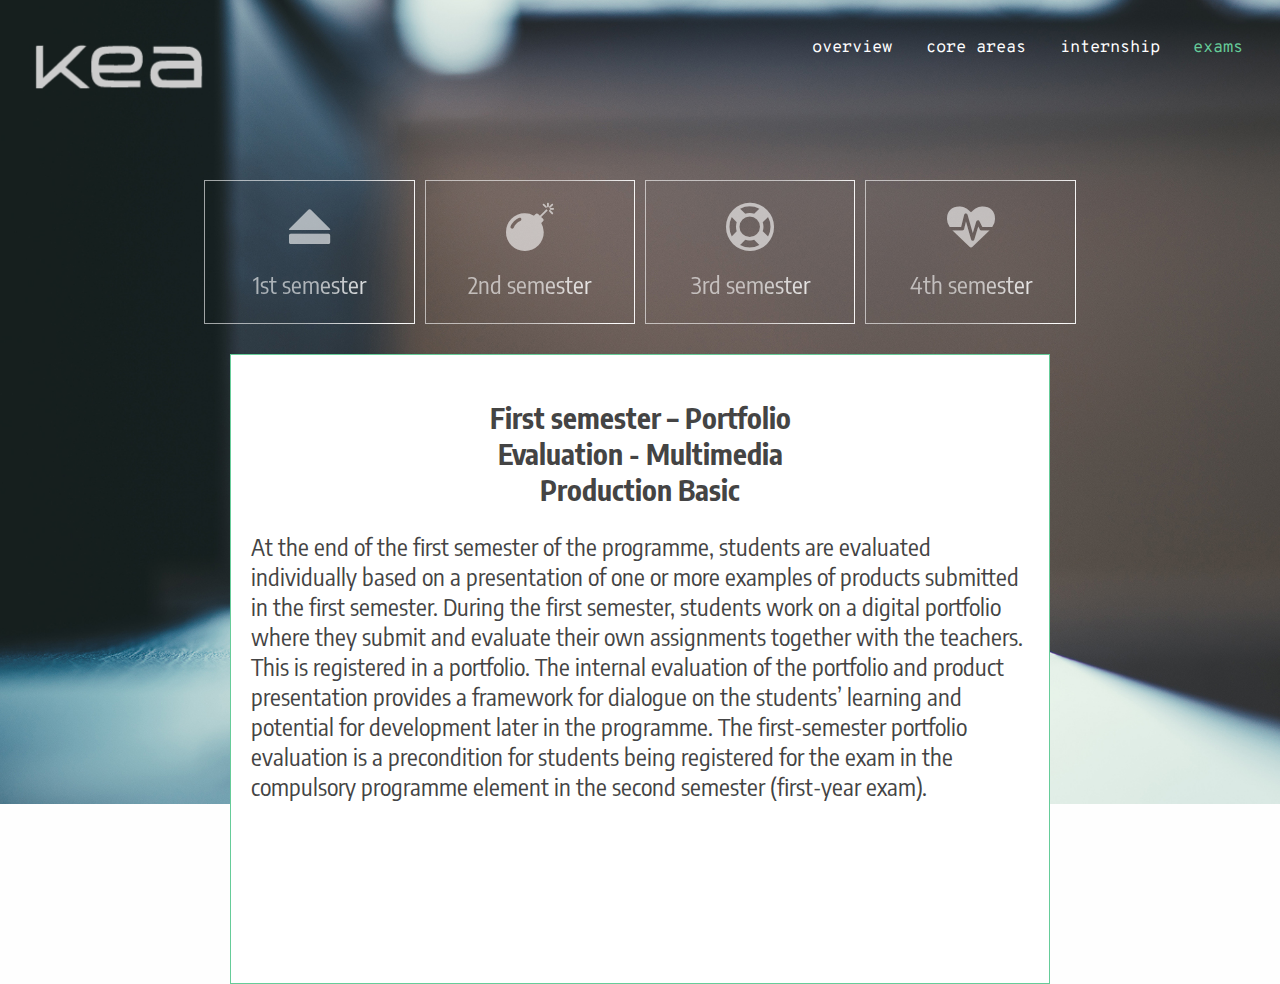
<file: 1st.html>
<!DOCTYPE html>
<html lang="">

<head>
    <meta charset="utf-8">
    <meta name="viewport" content="width=device-width, initial-scale=1.0">
    <title>1st semester</title>
    <link rel="stylesheet" href="css/style.css">
    <link href="https://fonts.googleapis.com/css?family=Encode+Sans+Condensed|Overpass+Mono" rel="stylesheet">
    <link rel="stylesheet" href="font-awesome-4.7.0/css/font-awesome.min.css">
</head>

<body class="first-semester">
    <main>


        <div class="wrapper">
            <header class="header">
                <!--                <article class="content">-->
                <label for="m">&#9776;</label>
                <nav id="navbar">
                    <input type="checkbox" id="m">
                    <a href="exams.html" class="active_menulink">exams</a>
                    <a href="internship.html">internship</a>
                    <a href="coreareas.html">core areas</a>
                    <a href="overview.html">overview</a>
                    <a href="index.html" id="logo"><img id="logo" src="img/logo_kea_white.png"></a>
                </nav>
                <!--                </article>-->
            </header>

            <div class="exams-grid">

                <a href="1st.html">
                    <div class="panel effect-shine active_menulink" id="business-panel">
                        <i class="fa fa-eject fa-2x" aria-hidden="true"></i>
                        <p>1st semester</p>
                    </div>
                </a>
                <a href="2nd.html">
                    <div class="panel effect-shine" id="communication-panel">
                        <i class="fa fa-bomb fa-2x" aria-hidden="true"></i>
                        <p>2nd semester</p>
                    </div>
                </a>
                <a href="3rd.html">
                    <div class="panel effect-shine" id="design-panel">
                        <i class="fa fa-life-ring fa-2x" aria-hidden="true"></i>

                        <p>3rd semester</p>
                    </div>
                </a>
                <a href="4th.html">
                    <div class="panel effect-shine" id="coding-panel">
                        <i class="fa fa-heartbeat fa-2x" aria-hidden="true"></i>
                        <p>4th semester</p>
                    </div>
                </a>

            </div>

            <div class="exam">
                <h2>First semester – Portfolio Evaluation - Multimedia Production Basic </h2>
                <p>At the end of the first semester of the programme, students are evaluated individually based on a presentation of one or more examples of products submitted in the first semester. During the first semester, students work on a digital portfolio where they submit and evaluate their own assignments together with the teachers. This is registered in a portfolio. The internal evaluation of the portfolio and product presentation provides a framework for dialogue on the students’ learning and potential for development later in the programme. The first-semester portfolio evaluation is a precondition for students being registered for the exam in the compulsory programme element in the second semester (first-year exam).
                </p>
            </div>
        </div>
    </main>



    <script src=""></script>
</body>

</html>
</file>
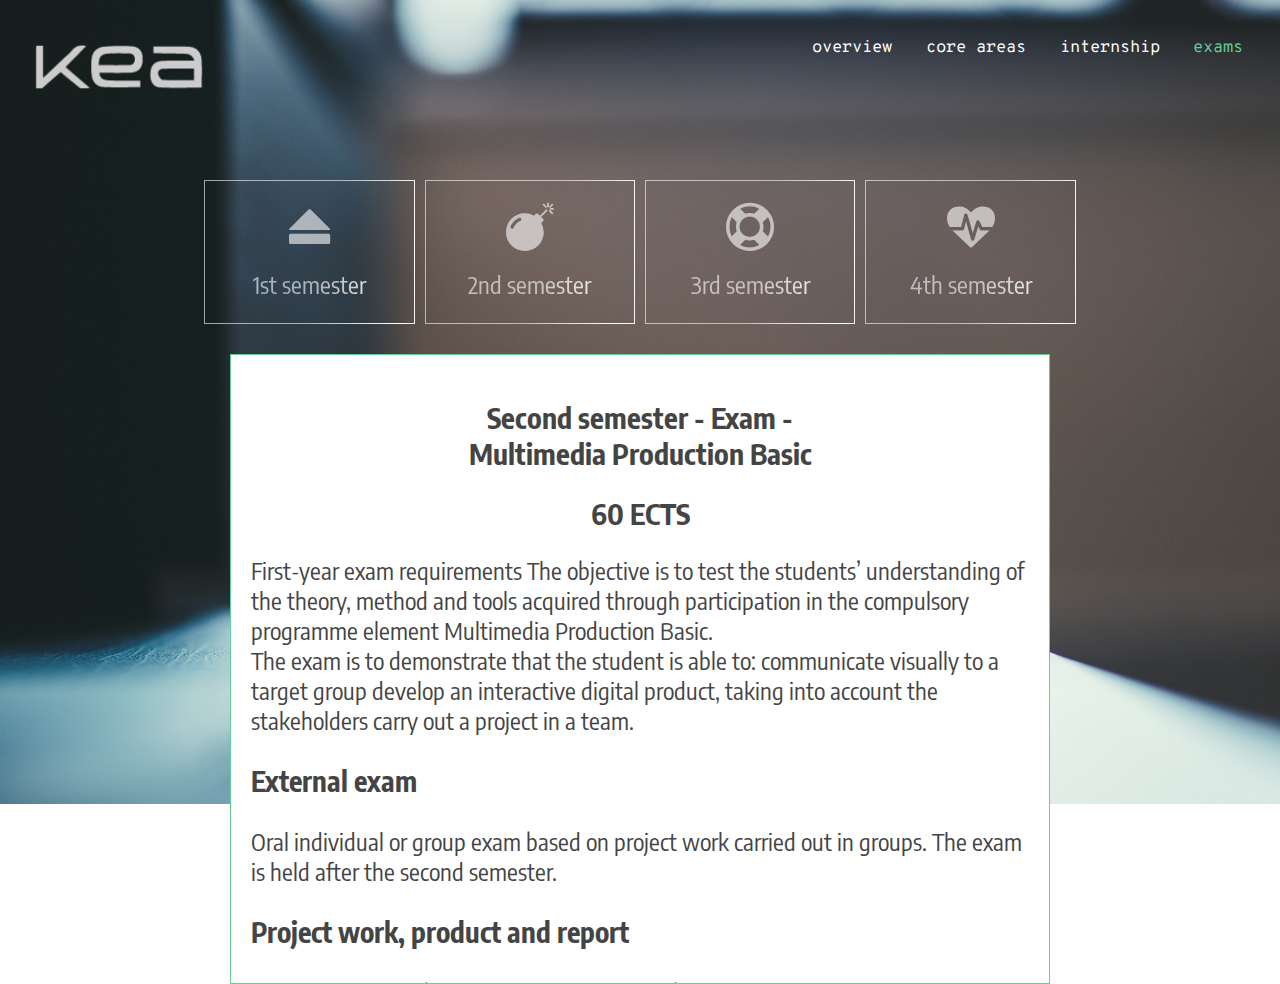
<file: 2nd.html>
<!DOCTYPE html>
<html lang="">

<head>
    <meta charset="utf-8">
    <meta name="viewport" content="width=device-width, initial-scale=1.0">
    <title>2nd semester</title>
    <link rel="stylesheet" href="css/style.css">
    <link href="https://fonts.googleapis.com/css?family=Encode+Sans+Condensed|Overpass+Mono" rel="stylesheet">
    <link rel="stylesheet" href="font-awesome-4.7.0/css/font-awesome.min.css">
</head>

<body class="second-semester">
    <main>


        <div class="wrapper">
            <header class="header">
                <!--                <article class="content">-->
                <label for="m">&#9776;</label>
                <nav id="navbar">
                    <input type="checkbox" id="m">
                    <a href="exams.html" class="active_menulink">exams</a>
                    <a href="internship.html">internship</a>
                    <a href="coreareas.html">core areas</a>
                    <a href="overview.html">overview</a>
                    <a href="index.html" id="logo"><img id="logo" src="img/logo_kea_white.png"></a>
                </nav>
                <!--                </article>-->
            </header>

            <div class="exams-grid">

                <a href="1st.html">
                    <div class="panel effect-shine active_menulink" id="business-panel">
                        <i class="fa fa-eject fa-2x" aria-hidden="true"></i>
                        <p>1st semester</p>
                    </div>
                </a>
                <a href="2nd.html">
                    <div class="panel effect-shine" id="communication-panel">
                        <i class="fa fa-bomb fa-2x" aria-hidden="true"></i>
                        <p>2nd semester</p>
                    </div>
                </a>
                <a href="3rd.html">
                    <div class="panel effect-shine" id="design-panel">
                        <i class="fa fa-life-ring fa-2x" aria-hidden="true"></i>

                        <p>3rd semester</p>
                    </div>
                </a>
                <a href="4th.html">
                    <div class="panel effect-shine" id="coding-panel">
                        <i class="fa fa-heartbeat fa-2x" aria-hidden="true"></i>
                        <p>4th semester</p>
                    </div>
                </a>

            </div>

            <div class="exam">
                <h2>Second semester - Exam - Multimedia Production Basic
                </h2>
                <h2>60 ECTS</h2>
                <p>First-year exam requirements The objective is to test the students’ understanding of the theory, method and tools acquired through participation in the compulsory programme element Multimedia Production Basic. <br> The exam is to demonstrate that the student is able to: communicate visually to a target group develop an interactive digital product, taking into account the stakeholders carry out a project in a team.
                </p>

                <h3>External exam
                </h3>
                <p>Oral individual or group exam based on project work carried out in groups. The exam is held after the second semester.</p>
                <h3>Project work, product and report
                </h3>
                <p>Project work must be interdisciplinary and problem-oriented, resulting in a functioning digital prototype and a report documenting the development work and the product.
                    <br><br>A detailed description of the project requirements can be found on the learning platform for the Multimedia Design and Communication programme and is intended to ensure that essential areas in the first year of study are broadly combined. The project description sets out the requirements regarding group size, product scope and process documentation. It is made available to the students, examiner and co-examiner.
                    <br>Students must submit a functioning digital prototype and a project report. The report may not exceed 10 standard pages, plus 8 standard pages per group member. Front page, table of contents, bibliography and appendices are not included in the maximum number of pages.
                    <br>A standard page is 2,400 characters with spaces and footnotes. In connection with group reports, the individual student’s contribution must be clearly stated
                </p>

                <h2>Exam</h2>
                <p>The exam covers the core areas of the compulsory programme element in the first year of study with focus on product, report and process. The exam consists of three elements:
                </p>
                <ol>
                    <li>Presentation </li>
                    <li>Examination</li>
                    <li>Grading and feedback</li>
                </ol>
                <h3>Re-exam</h3>
                <p>Students who fail the first exam attempt are offered two more attempts. The re-exam is held immediately after the beginning of the following semester. The extent of the re-exam is based on an academic assessment of the reason for the need for a re-exam. The purpose of the re-exam is the same as for the ordinary exam.
                </p>
            </div>
        </div>
    </main>



    <script src=""></script>
</body>

</html>
</file>
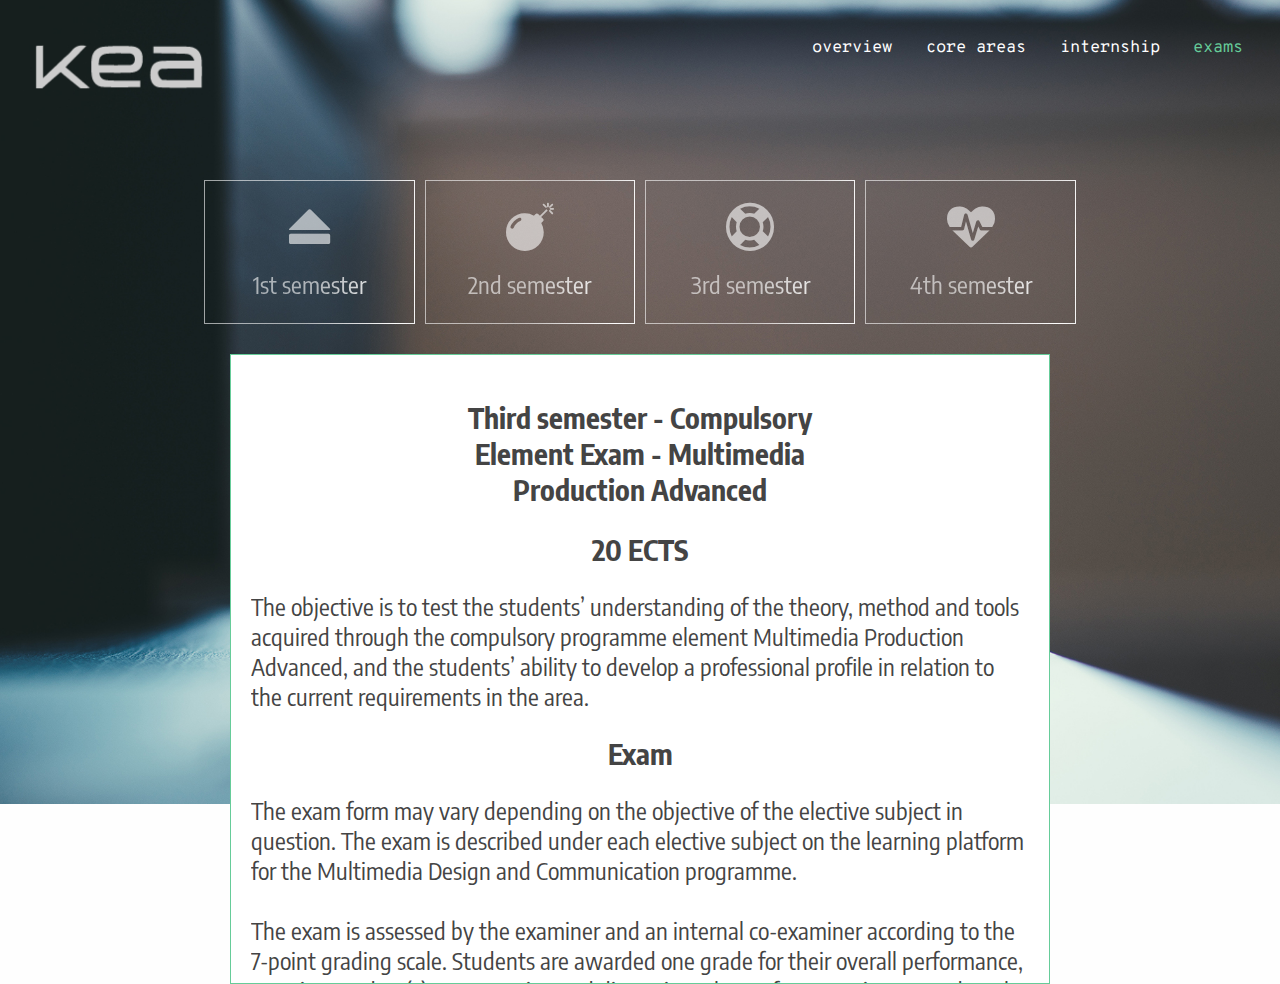
<file: 3rd.html>
<!DOCTYPE html>
<html lang="">

<head>
    <meta charset="utf-8">
    <meta name="viewport" content="width=device-width, initial-scale=1.0">
    <title>3rd semester</title>
    <link rel="stylesheet" href="css/style.css">
    <link href="https://fonts.googleapis.com/css?family=Encode+Sans+Condensed|Overpass+Mono" rel="stylesheet">
    <link rel="stylesheet" href="font-awesome-4.7.0/css/font-awesome.min.css">
</head>

<body class="third-semester">
    <main>


        <div class="wrapper">
            <header class="header">
                <!--                <article class="content">-->
                <label for="m">&#9776;</label>
                <nav id="navbar">
                    <input type="checkbox" id="m">
                    <a href="exams.html" class="active_menulink">exams</a>
                    <a href="internship.html">internship</a>
                    <a href="coreareas.html">core areas</a>
                    <a href="overview.html">overview</a>
                    <a href="index.html" id="logo"><img id="logo" src="img/logo_kea_white.png"></a>
                </nav>
                <!--                </article>-->
            </header>

            <div class="exams-grid">

                <a href="1st.html">
                    <div class="panel effect-shine active_menulink" id="business-panel">
                        <i class="fa fa-eject fa-2x" aria-hidden="true"></i>
                        <p>1st semester</p>
                    </div>
                </a>
                <a href="2nd.html">
                    <div class="panel effect-shine" id="communication-panel">
                        <i class="fa fa-bomb fa-2x" aria-hidden="true"></i>
                        <p>2nd semester</p>
                    </div>
                </a>
                <a href="3rd.html">
                    <div class="panel effect-shine" id="design-panel">
                        <i class="fa fa-life-ring fa-2x" aria-hidden="true"></i>

                        <p>3rd semester</p>
                    </div>
                </a>
                <a href="4th.html">
                    <div class="panel effect-shine" id="coding-panel">
                        <i class="fa fa-heartbeat fa-2x" aria-hidden="true"></i>
                        <p>4th semester</p>
                    </div>
                </a>

            </div>

            <div class="exam">
                <h2>Third semester - Compulsory Element Exam - Multimedia Production Advanced</h2>
                <h2>20 ECTS</h2>
                <p>The objective is to test the students’ understanding of the theory, method and tools acquired through the compulsory programme element Multimedia Production Advanced, and the students’ ability to develop a professional profile in relation to the current requirements in the area.
                </p>

                <h2>Exam</h2>
                <p>The exam form may vary depending on the objective of the elective subject in question. The exam is described under each elective subject on the learning platform for the Multimedia Design and Communication programme.
                    <br><br>The exam is assessed by the examiner and an internal co-examiner according to the 7-point grading scale. Students are awarded one grade for their overall performance, covering product(s), presentation and discussion. The performance is assessed on the basis of whether the students have understood the elective subject goals and learning objectives, as described in the electives catalogue, and how they are presented.</p>
                <h3>Re-exam</h3>
                <p>Students who fail the first exam attempt are offered two more attempts. The re-exam is held immediately before or at the beginning of the following semester. The extent of the re-exam is based on an academic assessment of the reason for the need for a reexam. The purpose of the re-exam is the same as for the ordinary exam.
                </p>
            </div>
        </div>
    </main>



    <script src=""></script>
</body>

</html>
</file>
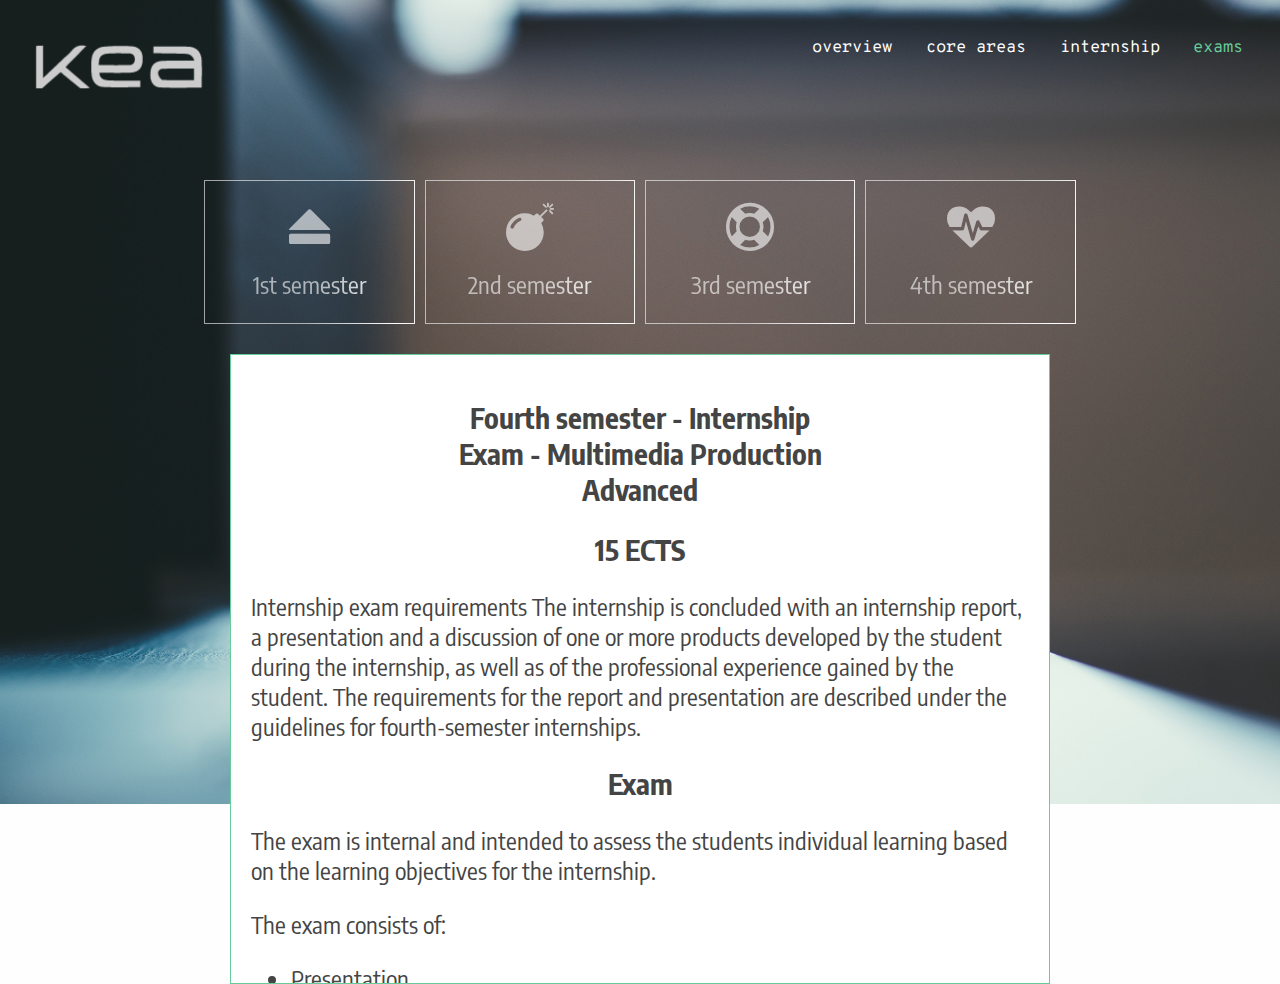
<file: 4th.html>
<!DOCTYPE html>
<html lang="">

<head>
    <meta charset="utf-8">
    <meta name="viewport" content="width=device-width, initial-scale=1.0">
    <title>4th semester</title>
    <link rel="stylesheet" href="css/style.css">
    <link href="https://fonts.googleapis.com/css?family=Encode+Sans+Condensed|Overpass+Mono" rel="stylesheet">
    <link rel="stylesheet" href="font-awesome-4.7.0/css/font-awesome.min.css">
</head>

<body class="fourth-semester">
    <main>


        <div class="wrapper">
            <header class="header">
                <!--                <article class="content">-->
                <label for="m">&#9776;</label>
                <nav id="navbar">
                    <input type="checkbox" id="m">
                    <a href="exams.html" class="active_menulink">exams</a>
                    <a href="internship.html">internship</a>
                    <a href="coreareas.html">core areas</a>
                    <a href="overview.html">overview</a>
                    <a href="index.html" id="logo"><img id="logo" src="img/logo_kea_white.png"></a>
                </nav>
                <!--                </article>-->
            </header>

            <div class="exams-grid">

                <a href="1st.html">
                    <div class="panel effect-shine active_menulink" id="business-panel">
                        <i class="fa fa-eject fa-2x" aria-hidden="true"></i>
                        <p>1st semester</p>
                    </div>
                </a>
                <a href="2nd.html">
                    <div class="panel effect-shine" id="communication-panel">
                        <i class="fa fa-bomb fa-2x" aria-hidden="true"></i>
                        <p>2nd semester</p>
                    </div>
                </a>
                <a href="3rd.html">
                    <div class="panel effect-shine" id="design-panel">
                        <i class="fa fa-life-ring fa-2x" aria-hidden="true"></i>

                        <p>3rd semester</p>
                    </div>
                </a>
                <a href="4th.html">
                    <div class="panel effect-shine" id="coding-panel">
                        <i class="fa fa-heartbeat fa-2x" aria-hidden="true"></i>
                        <p>4th semester</p>
                    </div>
                </a>

            </div>

            <div class="exam">
                <h2>Fourth semester - Internship Exam - Multimedia Production Advanced
                </h2>
                <h2>15 ECTS</h2>
                <p>Internship exam requirements The internship is concluded with an internship report, a presentation and a discussion of one or more products developed by the student during the internship, as well as of the professional experience gained by the student. The requirements for the report and presentation are described under the guidelines for fourth-semester internships.
                </p>
                <h2>Exam
                </h2>
                <p>The exam is internal and intended to assess the students individual learning based on the learning objectives for the internship.</p>
                <p>The exam consists of:
                </p>
                <ul>
                    <li>Presentation</li>
                    <li>Examination</li>
                    <li>Grading and feedback</li>
                </ul>
                <p> The exam is assessed internally according to the 7-point grading scale. Students are awarded one grade for their overall performance, covering a report, a presentation and a discussion. The performance is assessed on the basis of whether the students have understood the internship goals and learning objectives, as described in the curriculum, and how they are presented.</p>

                <h3>Re-exam
                </h3>
                <p>Students who fail the first exam attempt are offered two more attempts. The re-exam is held immediately before or at the beginning of the following semester. The extent of the re-exam is based on an academic assessment of the reason for the need for a reexam. The purpose of the re-exam is the same as for the ordinary exam.
                </p>


                <h2>Fourth semester - Final Project Exam - Multimedia Production Advanced
                </h2>
                <h2>15 ECTS</h2>
                <p>
                    The objective of the final exam project is to document whether the student has acquired the qualifications needed to combine theoretical, methodological and practical elements and to communicate these. <br><br> The problem statement must be central to the multimedia profession and be prepared by the student in cooperation with a public or private company. Alternatively, the final exam project can be based on the students starting up their own business. KEA must approve the problem statement. The project is concluded with a report and a product, which must be a digital multimedia production. <br><br> The final exam project must not exceed 45 standard pages for one student + 15 standard pages for each additional group member. Front page, table of contents, bibliography and appendices are not included in the maximum number of pages. Appendices will not be assessed. A standard page is 2,400 characters with spaces and footnotes. <br><br> The requirements for the report, presentation and product(s) are described in the fourth-semester guide for final projects, which is available on the learning platform for the Multimedia Design and Communication programme. The project description defines group size, the scope of the product(s) and process documentation as well as submission deadlines and requirements. The project description is made available to students, teachers and the co-examiner. <br><br> Students who are able to document a relevant, specific impairment may apply for an exemption from the requirement that spelling and writing skills are included in the assessment. The application must be submitted to the head of education no later than four weeks prior to the exam.

                </p>
                <h2>Exam</h2>
                <p>The exam is external and covers the core areas of knowledge, qualifications and competencies which a multimedia designer is to acquire during the programme.
                </p>
                <p>The exam consists of:</p>
                <ul>
                    <li>Presentation</li>
                    <li>Examination</li>
                    <li>Grading and feedback</li>
                </ul>
                <p>The exam is external and assessed according to the 7-point grading scale. The exam consists of a project and an oral part. One aggregate grade is awarded. To sit the exam, students must have passed their internship exam and all other exams on the programme. For further information on exam form and structure etc., reference is made to the institution specific part of the curriculum.
                </p>
                <h3>Re-exam</h3>
                <p>Students who fail the first exam attempt are offered two more attempts. Re-exams are held within two months of the first attempt. The extent of the re-exam is based on an academic assessment of the reason for the need for a re-exam. The purpose of the re-exam is the same as for the ordinary exam.</p>
            </div>
        </div>
    </main>



    <script src=""></script>
</body>

</html>
</file>
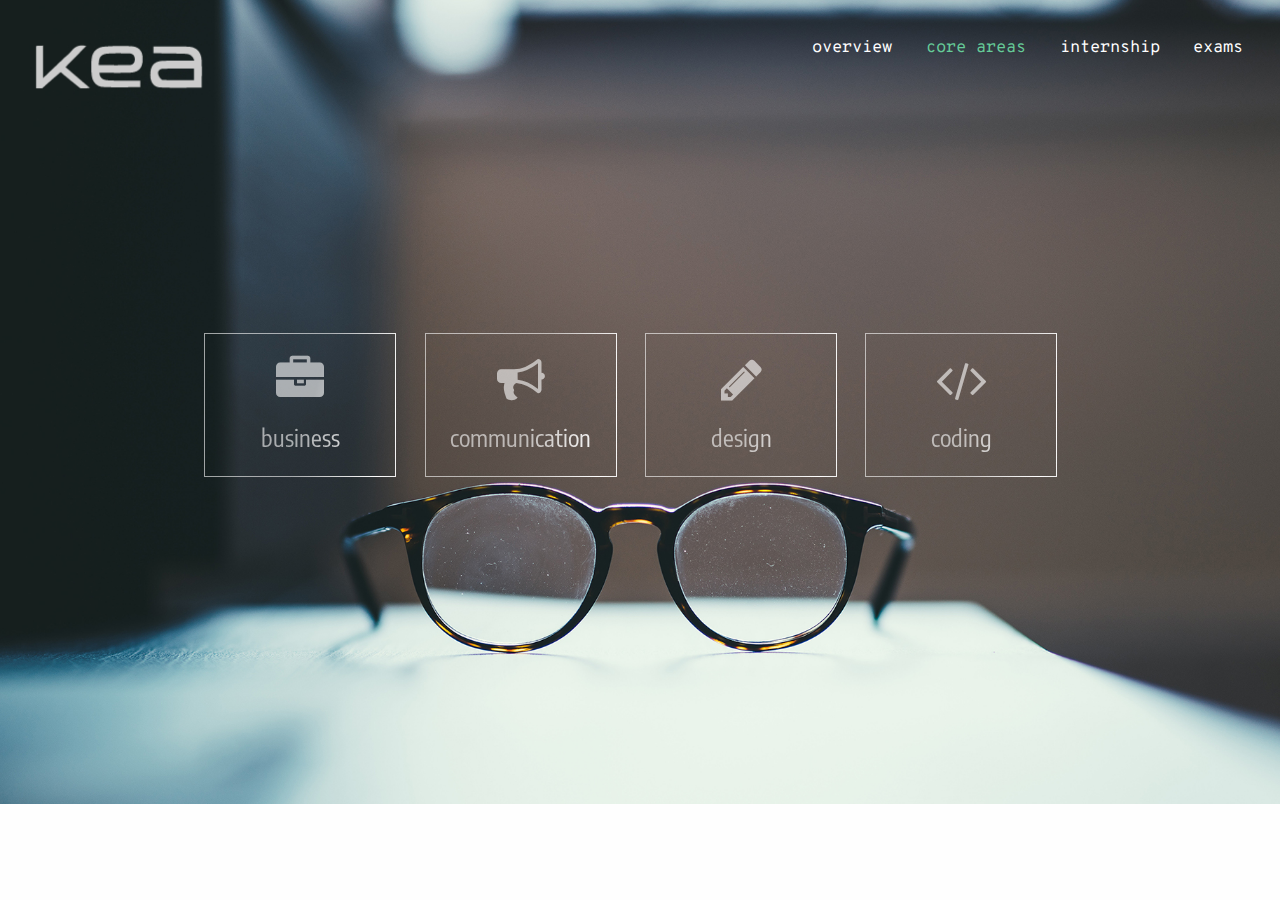
<file: coreareas.html>
<!DOCTYPE html>
<html lang="">

<head>
    <meta charset="utf-8">
    <meta name="viewport" content="width=device-width, initial-scale=1.0">
    <title>Core Areas</title>
    <link rel="stylesheet" href="css/style.css">
    <link href="https://fonts.googleapis.com/css?family=Encode+Sans+Condensed|Overpass+Mono" rel="stylesheet">
    <link rel="stylesheet" href="font-awesome-4.7.0/css/font-awesome.min.css">
</head>

<body class="coreareas-body">
    <main>


        <div class="wrapper">
            <header class="header">
                <!--                <article class="content">-->
                <label for="m">&#9776;</label>
                <nav id="navbar">
                    <input type="checkbox" id="m">
                    <a href="exams.html">exams</a>
                    <a href="internship.html">internship</a>
                    <a href="coreareas.html" class="active_menulink">core areas</a>
                    <a href="overview.html">overview</a>
                    <a href="index.html" id="logo"><img id="logo" src="img/logo_kea_white.png"></a>
                </nav>
                <!--                </article>-->
            </header>




            <div class="coreareas-grid">
                <a href="#">
                    <div class="panel effect-shine" id="business-panel">
                        <i class="fa fa-briefcase fa-2x" aria-hidden="true"></i>
                        <p>business</p>
                    </div>
                </a>
                <a href="#">
                    <div class="panel effect-shine" id="communication-panel">
                        <i class="fa fa-bullhorn fa-2x" aria-hidden="true"></i>
                        <p>communication</p>
                    </div>
                </a>
                <a href="#">
                    <div class="panel effect-shine" id="design-panel">
                        <i class="fa fa-pencil fa-2x" aria-hidden="true"></i>
                        <p>design</p>
                    </div>
                </a>
                <a href="#">
                    <div class="panel effect-shine" id="coding-panel">
                        <i class="fa fa-code fa-2x" aria-hidden="true"></i>
                        <p>coding</p>
                    </div>
                </a>

            </div>
            <template>
               <section class="hidden">
                <h1></h1>
                   <div id="div-overflow">
                   <h2></h2>
                    </div>
                </section>
            </template>
            <div id="description"></div>
        </div>
    </main>



    <script src="js/overview.js"></script>
</body>

</html>
</file>
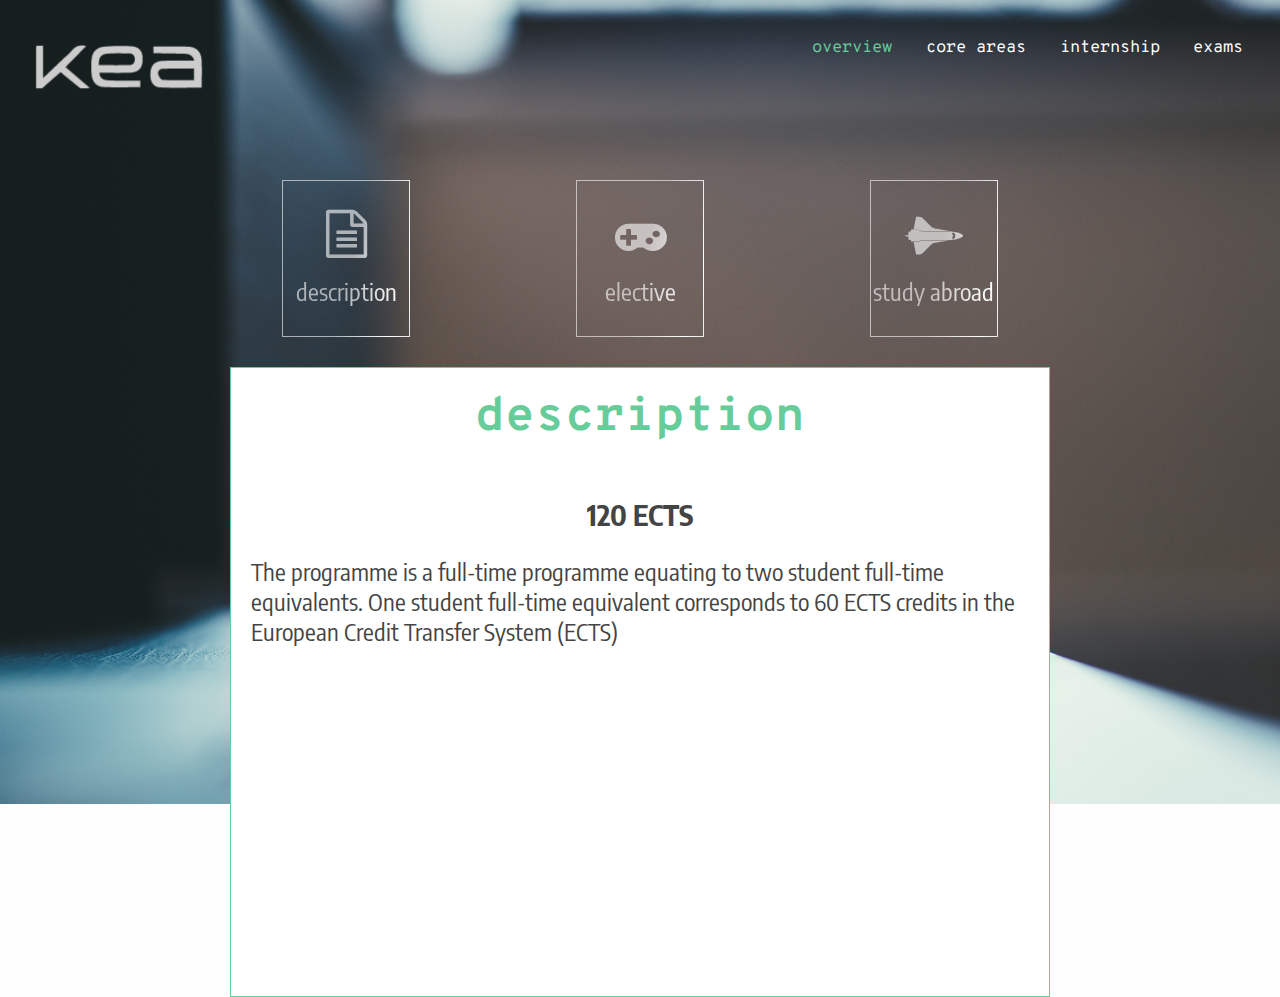
<file: description.html>
<!DOCTYPE html>
<html lang="">

<head>
    <meta charset="utf-8">
    <meta name="viewport" content="width=device-width, initial-scale=1.0">
    <title>Description</title>
    <link rel="stylesheet" href="css/style.css">
    <link href="https://fonts.googleapis.com/css?family=Encode+Sans+Condensed|Overpass+Mono" rel="stylesheet">
    <link rel="stylesheet" href="font-awesome-4.7.0/css/font-awesome.min.css">
</head>

<body class='description-overview'>
    <main>


        <div class="wrapper">
            <header class="header">
                <!--                <article class="content">-->
                <label for="m">&#9776;</label>
                <nav id="navbar">
                    <input type="checkbox" id="m">
                    <a href="exams.html">exams</a>
                    <a href="internship.html">internship</a>
                    <a href="coreareas.html">core areas</a>
                    <a href="overview.html" class="active_menulink">overview</a>
                    <a href="index.html" id="logo"><img id="logo" src="img/logo_kea_white.png"></a>
                </nav>
                <!--                </article>-->
            </header>


            <div class="overview-grid">
                <a href="description.html" class="panel effect-shine">
                    <i class="fa fa-file-text-o fa-2x" aria-hidden="true"></i>
                    <div>description</div>
                </a>
                <a href="elective.html" class="panel effect-shine">
                    <i class="fa fa-gamepad fa-2x" aria-hidden="true"></i>
                    <div>elective</div>
                </a>
                <a href="studyabroad.html" class="panel effect-shine">
                    <i class="fa fa-space-shuttle fa-2x" aria-hidden="true"></i>
                    <div>study abroad</div>
                </a>
            </div>

            <div id="description" class="overview-items">
                <h1>description
                </h1>
                <h2>120 ECTS</h2>
                <p>The programme is a full-time programme equating to two student full-time equivalents. One student full-time equivalent corresponds to 60 ECTS credits in the European Credit Transfer System (ECTS)</p>
            </div>
        </div>
 </main>




</body>

</html>
</file>
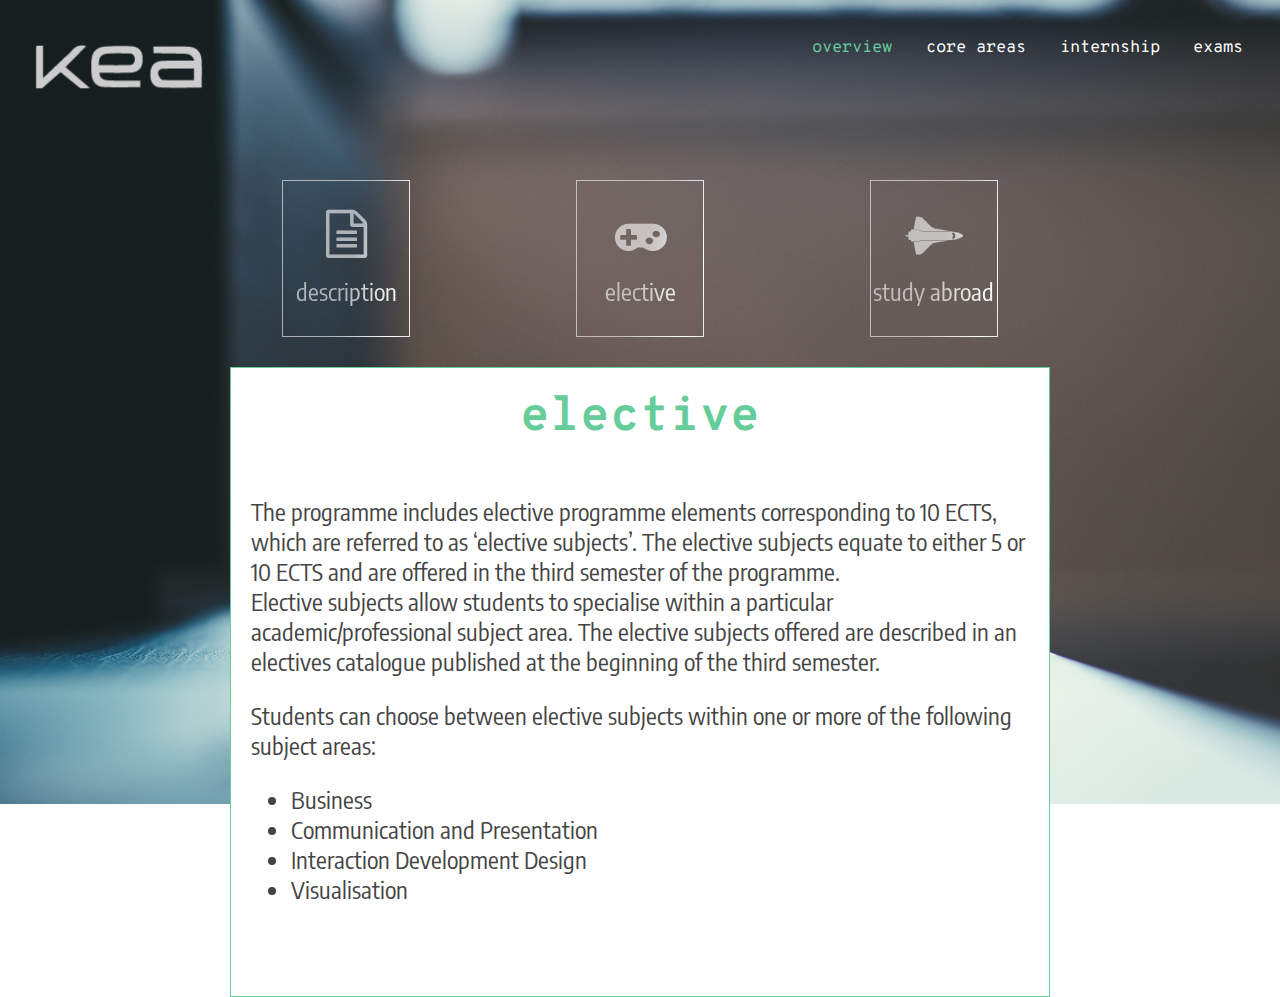
<file: elective.html>
<!DOCTYPE html>
<html lang="">

<head>
    <meta charset="utf-8">
    <meta name="viewport" content="width=device-width, initial-scale=1.0">
    <title>Elective</title>
    <link rel="stylesheet" href="css/style.css">
    <link href="https://fonts.googleapis.com/css?family=Encode+Sans+Condensed|Overpass+Mono" rel="stylesheet">
    <link rel="stylesheet" href="font-awesome-4.7.0/css/font-awesome.min.css">
</head>

<body class="elective-overview">
    <main>


        <div class="wrapper">
            <header class="header">
                <!--                <article class="content">-->
                <label for="m">&#9776;</label>
                <nav id="navbar">
                    <input type="checkbox" id="m">
                    <a href="exams.html">exams</a>
                    <a href="internship.html">internship</a>
                    <a href="coreareas.html">core areas</a>
                    <a href="overview.html" class="active_menulink">overview</a>
                    <a href="index.html" id="logo"><img id="logo" src="img/logo_kea_white.png"></a>
                </nav>
                <!--                </article>-->
            </header>


            <div class="overview-grid">
                <a href="description.html" class="panel effect-shine">
                    <i class="fa fa-file-text-o fa-2x" aria-hidden="true"></i>
                    <div>description</div>
                </a>
                <a href="elective.html" class="panel effect-shine">
                    <i class="fa fa-gamepad fa-2x" aria-hidden="true"></i>
                    <div>elective</div>
                </a>
                <a href="studyabroad.html" class="panel effect-shine">
                    <i class="fa fa-space-shuttle fa-2x" aria-hidden="true"></i>
                    <div>study abroad</div>
                </a>
            </div>

            <div id="elective" class="overview-items">
                <h1>elective</h1>
                <p>The programme includes elective programme elements corresponding to 10 ECTS, which are referred to as ‘elective subjects’. The elective subjects equate to either 5 or 10 ECTS and are offered in the third semester of the programme. <br> Elective subjects allow students to specialise within a particular academic/professional subject area. The elective subjects offered are described in an electives catalogue published at the beginning of the third semester.
                </p>

                <p>Students can choose between elective subjects within one or more of the following subject areas:
                </p>
                <ul>
                    <li>Business</li>
                    <li>Communication and Presentation
                    </li>
                    <li>Interaction Development Design
                    </li>
                    <li>Visualisation</li>
                </ul>
            </div>
        </div>
    </main>




</body>

</html>
</file>
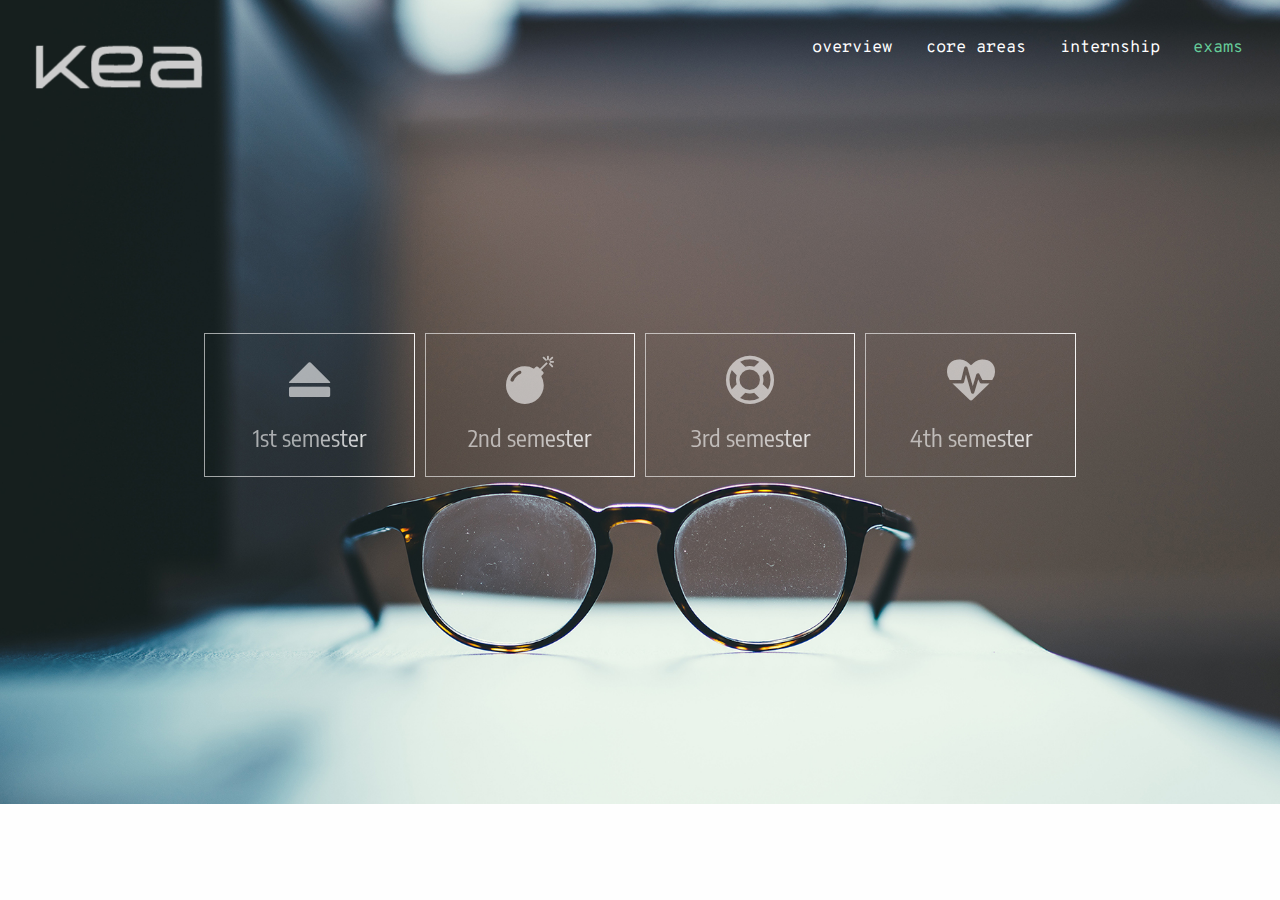
<file: exams.html>
<!DOCTYPE html>
<html lang="">

<head>
    <meta charset="utf-8">
    <meta name="viewport" content="width=device-width, initial-scale=1.0">
    <title>Exams</title>
    <link rel="stylesheet" href="css/style.css">
    <link href="https://fonts.googleapis.com/css?family=Encode+Sans+Condensed|Overpass+Mono" rel="stylesheet">
    <link rel="stylesheet" href="font-awesome-4.7.0/css/font-awesome.min.css">
</head>

<body>
    <main>


        <div class="wrapper">
            <header class="header">
                <!--                <article class="content">-->
                <label for="m">&#9776;</label>
                <nav id="navbar">
                    <input type="checkbox" id="m">
                    <a href="exams.html" class="active_menulink">exams</a>
                    <a href="internship.html">internship</a>
                    <a href="coreareas.html">core areas</a>
                    <a href="overview.html">overview</a>
                    <a href="index.html" id="logo"><img id="logo" src="img/logo_kea_white.png"></a>
                </nav>
                <!--                </article>-->
            </header>

            <div class="exams-grid">

                <a href="#">
                    <div class="panel effect-shine" id="business-panel">
                        <i class="fa fa-eject fa-2x" aria-hidden="true"></i>
                        <p>1st semester</p>
                    </div>
                </a>
                <a href="#">
                    <div class="panel effect-shine" id="communication-panel">
                                                <i class="fa fa-bomb fa-2x" aria-hidden="true"></i>
                        <p>2nd semester</p>
                    </div>
                </a>
                <a href="#">
                    <div class="panel effect-shine" id="design-panel">
                       <i class="fa fa-life-ring fa-2x" aria-hidden="true"></i>

                        <p>3rd semester</p>
                    </div>
                </a>
                <a href="#">
                    <div class="panel effect-shine" id="coding-panel">
                        <i class="fa fa-heartbeat fa-2x" aria-hidden="true"></i>
                        <p>4th semester</p>
                    </div>
                </a>

            </div>
        </div>
    </main>



    <script src=""></script>
</body>

</html>
</file>
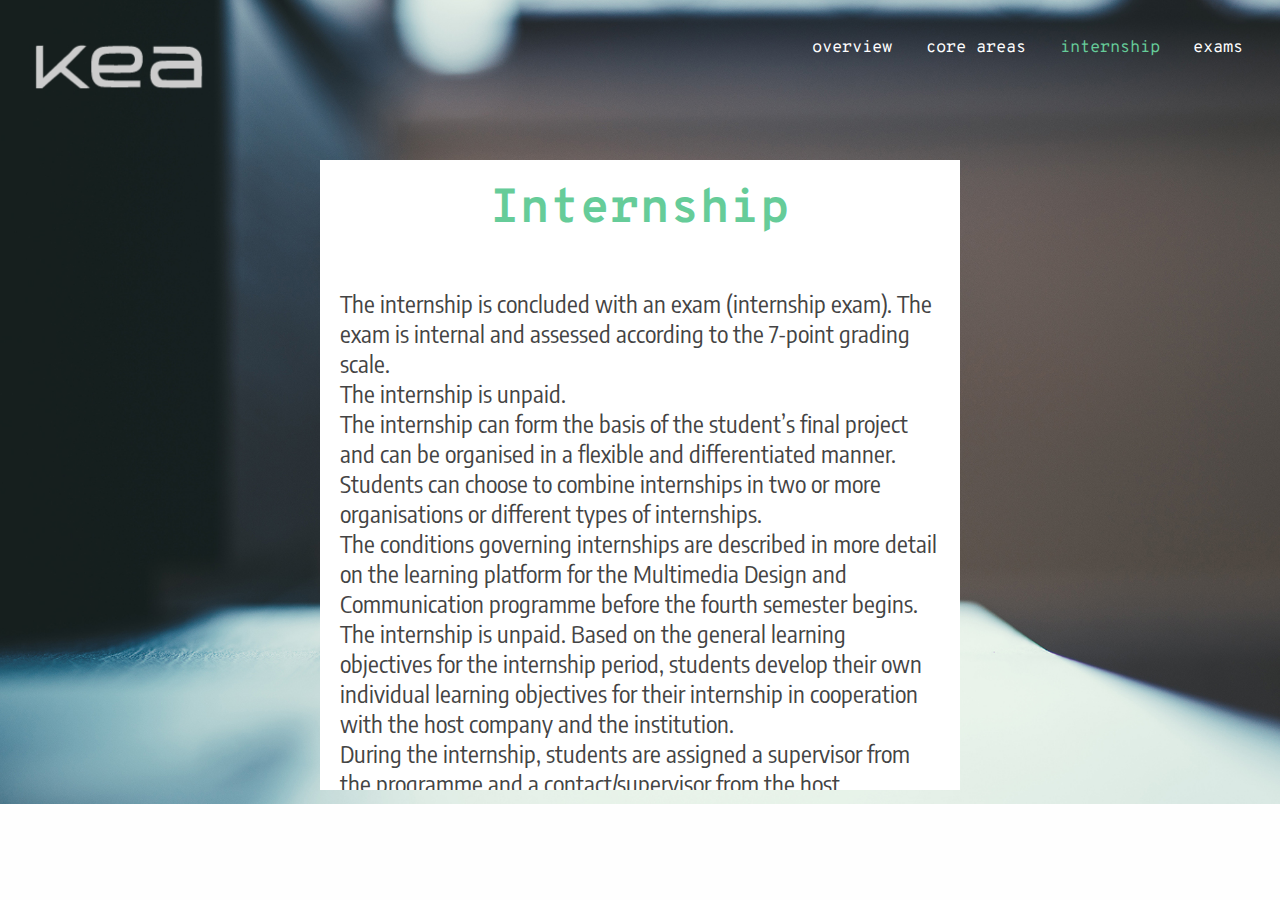
<file: internship.html>
<!DOCTYPE html>
<html lang="">

<head>
    <meta charset="utf-8">
    <meta name="viewport" content="width=device-width, initial-scale=1.0">
    <title>Internship</title>
    <link rel="stylesheet" href="css/style.css">
    <link href="https://fonts.googleapis.com/css?family=Encode+Sans+Condensed|Overpass+Mono" rel="stylesheet">
    <link rel="stylesheet" href="font-awesome-4.7.0/css/font-awesome.min.css">
</head>

<body>
    <main>

        <div class="wrapper">
            <header class="header">
                <!--                <article class="content">-->
                <label for="m">&#9776;</label>
                <nav id="navbar">
                    <input type="checkbox" id="m">
                    <a href="exams.html">exams</a>
                    <a href="internship.html" class="active_menulink">internship</a>
                    <a href="coreareas.html">core areas</a>
                    <a href="overview.html">overview</a>
                    <a href="index.html" id="logo"><img id="logo" src="img/logo_kea_white.png"></a>
                </nav>
                <!--                </article>-->
            </header>

            <div id="internship">
                <h1>Internship</h1>
                <p>The internship is concluded with an exam (internship exam). The exam is internal and assessed according to the 7-point grading scale. <br>

The internship is unpaid.<br>

The internship can form the basis of the student’s final project and can be organised in a flexible and differentiated manner. Students can choose to combine internships in two or more organisations or different types of internships.
<br>
The conditions governing internships are described in more detail on the learning platform for the Multimedia Design and Communication programme before the fourth semester begins. The internship is unpaid. Based on the general learning objectives for the internship period, students develop their own individual learning objectives for their internship in cooperation with the host company and the institution. <br>
During the internship, students are assigned a supervisor from the programme and a contact/supervisor from the host organisation. The internship is concluded with an exam (internship exam).
</p>
            </div>


        </div>

    </main>



    <script src=""></script>
</body>

</html>
</file>
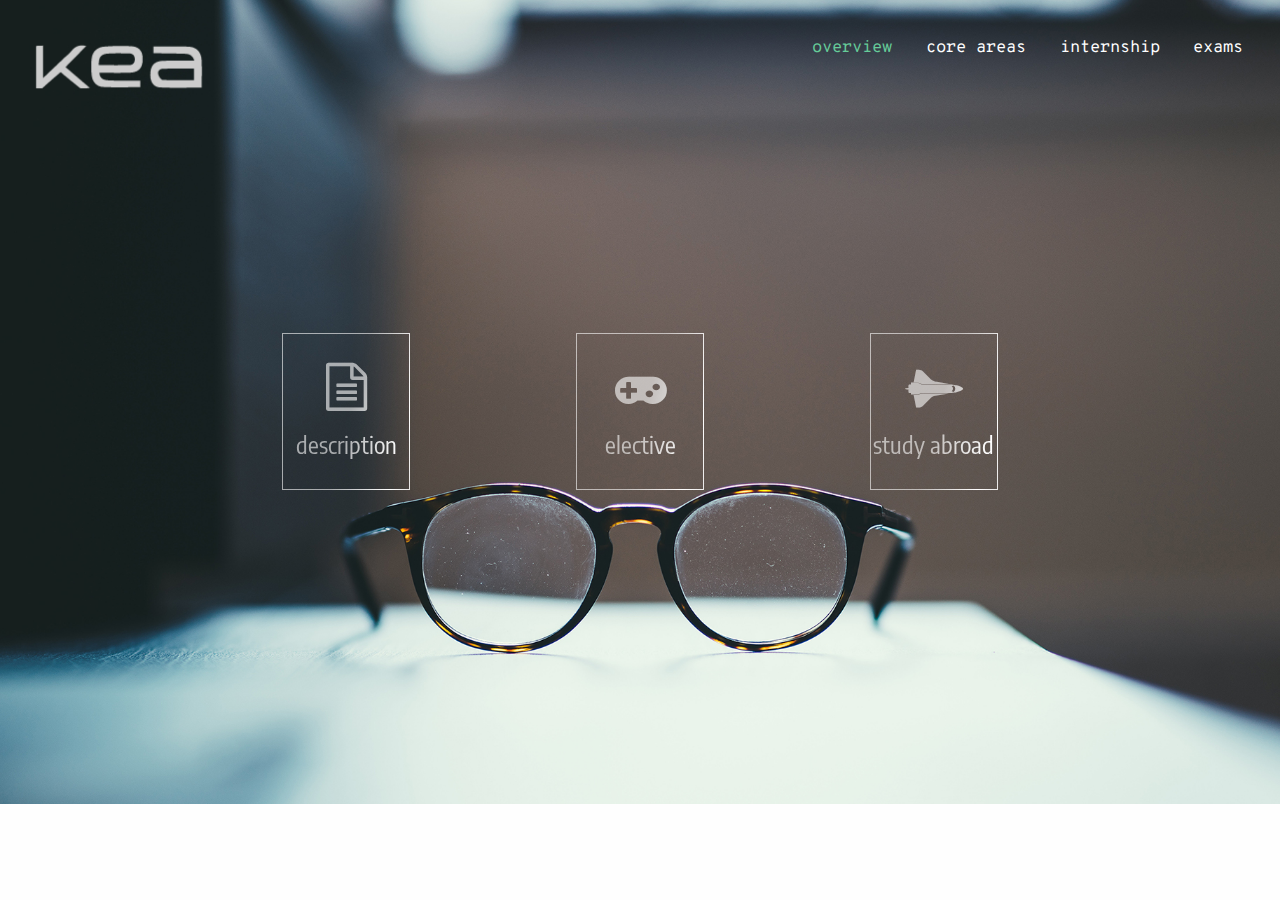
<file: overview.html>
<!DOCTYPE html>
<html lang="">

<head>
    <meta charset="utf-8">
    <meta name="viewport" content="width=device-width, initial-scale=1.0">
    <title>Overview</title>
    <link rel="stylesheet" href="css/style.css">
    <link href="https://fonts.googleapis.com/css?family=Encode+Sans+Condensed|Overpass+Mono" rel="stylesheet">
    <link rel="stylesheet" href="font-awesome-4.7.0/css/font-awesome.min.css">
</head>

<body>
    <main>


        <div class="wrapper">
            <header class="header">
                <!--                <article class="content">-->
                <label for="m">&#9776;</label>
                <nav id="navbar">
                    <input type="checkbox" id="m">
                    <a href="exams.html">exams</a>
                    <a href="internship.html">internship</a>
                    <a href="coreareas.html">core areas</a>
                    <a href="overview.html" class="active_menulink">overview</a>
                    <a href="index.html" id="logo"><img id="logo" src="img/logo_kea_white.png"></a>
                </nav>
                <!--                </article>-->
            </header>


            <div class="overview-grid">
                <a href="description.html" class="panel effect-shine">
                    <i class="fa fa-file-text-o fa-2x" aria-hidden="true"></i>
                    <div>description</div>
                </a>
                <a href="elective.html" class="panel effect-shine">
                    <i class="fa fa-gamepad fa-2x" aria-hidden="true"></i>
                    <div>elective</div>
                </a>
                <a href="studyabroad.html" class="panel effect-shine">
                    <i class="fa fa-space-shuttle fa-2x" aria-hidden="true"></i>
                    <div>study abroad</div>
                </a>
            </div>

        </div>
 </main>




</body>

</html>
</file>
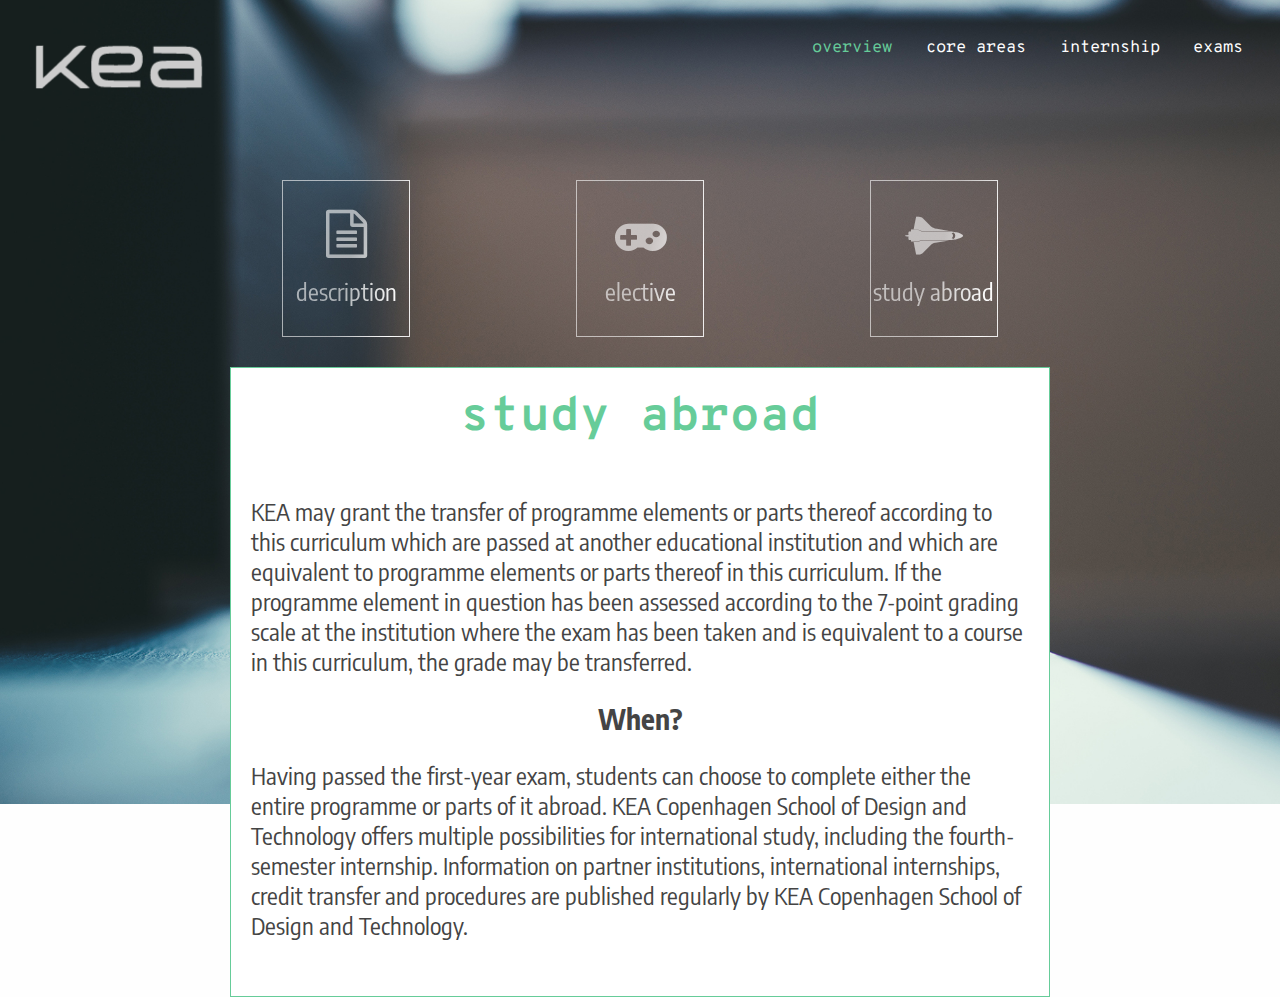
<file: studyabroad.html>
<!DOCTYPE html>
<html lang="">

<head>
    <meta charset="utf-8">
    <meta name="viewport" content="width=device-width, initial-scale=1.0">
    <title>Study Abroad</title>
    <link rel="stylesheet" href="css/style.css">
    <link href="https://fonts.googleapis.com/css?family=Encode+Sans+Condensed|Overpass+Mono" rel="stylesheet">
    <link rel="stylesheet" href="font-awesome-4.7.0/css/font-awesome.min.css">
</head>

<body class="studyabroad-overview">
    <main>


        <div class="wrapper">
            <header class="header">
                <!--                <article class="content">-->
                <label for="m">&#9776;</label>
                <nav id="navbar">
                    <input type="checkbox" id="m">
                    <a href="exams.html">exams</a>
                    <a href="internship.html">internship</a>
                    <a href="coreareas.html">core areas</a>
                    <a href="overview.html" class="active_menulink">overview</a>
                    <a href="index.html" id="logo"><img id="logo" src="img/logo_kea_white.png"></a>
                </nav>
                <!--                </article>-->
            </header>


            <div class="overview-grid">
                <a href="description.html" class="panel effect-shine">
                    <i class="fa fa-file-text-o fa-2x" aria-hidden="true"></i>
                    <div>description</div>
                </a>
                <a href="elective.html" class="panel effect-shine">
                    <i class="fa fa-gamepad fa-2x" aria-hidden="true"></i>
                    <div>elective</div>
                </a>
                <a href="studyabroad.html" class="panel effect-shine">
                    <i class="fa fa-space-shuttle fa-2x" aria-hidden="true"></i>
                    <div>study abroad</div>
                </a>
            </div>

            <div id="studyabroad" class="overview-items">
                <h1>study abroad</h1>
                <p>KEA may grant the transfer of programme elements or parts thereof according to this curriculum which are passed at another educational institution and which are equivalent to programme elements or parts thereof in this curriculum. If the programme element in question has been assessed according to the 7-point grading scale at the institution where the exam has been taken and is equivalent to a course in this curriculum, the grade may be transferred.

                </p>
                <h2>When?</h2>
                <p>Having passed the first-year exam, students can choose to complete either the entire programme or parts of it abroad. KEA Copenhagen School of Design and Technology offers multiple possibilities for international study, including the fourth-semester internship. Information on partner institutions, international internships, credit transfer and procedures are published regularly by KEA Copenhagen School of Design and Technology.

                </p>

            </div>
        </div>
    </main>




</body>

</html>
</file>
<file: css/style.css>
* {
    box-sizing: border-box;
}

:root {
    --header-fontfamily: 'Overpass Mono', monospace;
    --normal-fontfamily: 'Encode Sans Condensed', sans-serif;
    --red-accent: #FF6633;
    --green-accent: #66CC99;
    --blue-accent: #6699CC;
    --yellow-accent: #F7B645;
    --grey-accent: #717785;
}

*,
*:before,
*:after {
    box-sizing: border-box;
}

::-webkit-scrollbar {
    width: 15px;
}

::-webkit-scrollbar-track {
    background-color: black;
}

::-webkit-scrollbar-thumb {
    background-color: var(--green-accent);
}


/* this will style the thumb, ignoring the track */

::-webkit-scrollbar-button {
    background-color: var(--blue-accent);
}

body {
    margin: 0;
    font-family: 'Open Sans', 'sans-serif';
    background-color: #FEFEFE;
    color: #444;
}

nav {
    font-family: var(--header-fontfamily);
    font-size: 1rem;
    text-decoration: none;
    color: white;
}

nav a:link {
    color: black;
}

nav a:visited {
    color: black;
}

nav a:hover {
    color: var(--red-accent);
}

nav a:active {
    color: black;
}

nav a:not(#logo) {
    display: none;
    padding: 1em;
    text-decoration: none;
}

#m:checked~a {
    display: block;
}

#m {
    display: none;
}

#logo {
    float: right;
    width: 60%;
    margin-top: -3vh;
    margin-right: -2vw;
}

label {
    margin-left: -3vw;
    color: white;
}

.overview-grid {
    display: grid;
/*    grid-template-rows: repeat(3, 1fr);*/
    justify-items: center;
    align-items: center;
    vertical-align: middle;
}

.overview-grid {
    margin-left: 0px;
}

.overview-grid a {
color: white;}

.panel{
color: white;    padding-top: 10%;
    border: none;
}

.wrapper .panel a{
/*    text-decoration: none;*/
/*    color: black;*/
}

body{
    background-image: url(../img/mic.jpg);
    background-size: auto;
    background-repeat: no-repeat;
}

#navbar a{
    color: white;
}
.hidden {
    display:none
}


.normal-fontfamily{
    font-family: var(--normal-fontfamily);
    margin-bottom: 80vh;
}

.header-fontfamily{
    font-family: var(--header-fontfamily);
}

.exam, .overview-items {
    overflow: auto;
    height: 70vh;
    background-color: white;
    /* margin-left: 16vw; */
    /* margin-right: 16vw; */
    border: 1px solid var(--green-accent);
}

.coreareas-scroll{
    overflow-y: scroll;
    background-color: white;
    padding: 20px;
    height: 70vh;
}

.wrapper div#internship {
    font-family: var(--normal-fontfamily);
    background-color: white;
    overflow-y: scroll;
    height: 70vh;
}

@media screen and (min-width: 640px) {
    label,
    input#m {
        display: none;
    }
    nav#navbar a {
        display: block;
        float: right;
        color: white;
    }
    #navbar #logo {
        float: left;
    }
    nav {
        display: block;
        font-size: 0.7em;
    }
    nav a:link {
        color: white;
    }
    #logo {
        width: 40%;
        margin-top: 0%;
    }
    .flex {
        grid-template-columns: repeat(auto-fill, minmax(25%, 1fr));
    }
    body {
        background-repeat: no-repeat;
        background-size: 100%;
        background-position: 0 -50px;
        height: 100vh;
    }
    #mmd-landingpage {
        color: white;
    }
    nav a:link {
        color: white;
    }
    nav a:visited {
        color: white;
    }
    nav a:hover {
        color: var(--red-accent);
    }
    nav a:active {
        color: white;
    }
    nav a:hover {
        animation: pulse 0.2s forwards;
    }
    @keyframes pulse {
        0% {
            font-size: 1em;
        }
        100% {
            font-size: 1.2em;
        }
    }
    .overview-grid .panel:hover, .exams-grid .panel:hover, .coreareas-grid .panel:hover {
        color: var(--green-accent);
        animation: pulse 0.2s forwards;
    }
    .overview-grid {
        grid-template-columns: repeat(3, 1fr);
    }
    .overview-grid .panel{
        width: 10vw;
        height: 100%;
        padding-top: 10%;
        padding-bottom: 10%;
    }

    .panel{
        color: white;
            border: 1px solid white;

    }

    .wrapper .panel a{
        color: white;
    }

    .coreareas-grid .panel, .exams-grid panel{
        width: 15vw;
        height: 100%;
         padding-top: 10%;
    }

    .overview-grid a, div.panel a, .exams-grid a {
        color: white;
        text-decoration: none;
    }
    .wrapper .overview-grid, .wrapper .coreareas-grid, .wrapper .exams-grid {
        margin-left: 14vw;
        margin-right: 14vw;
        margin-top: 17vh;
    }

    .exams-grid{
        grid-template-columns: repeat(4, 1fr);
    }
    a.overview-grid {
        text-decoration: none;
    }
    body {
        overflow: hidden;
    }


    .exam, .overview-items {
    overflow: auto;
    height: 70vh;
    background-color: white;
    margin-left: 16vw;
    margin-right: 16vw;
        border: 1px solid var(--green-accent);}

    .coreareas-scroll{
    overflow-y: scroll;
        background-color: white;
    margin-left: 16vw;
    margin-right: 16vw;
    padding: 20px;
}

    .wrapper div#internship {
    font-family: var(--normal-fontfamily);
     width: 50%;
    margin-left: 25%;
    margin-right: 25%;
    background-color: white;
    overflow-y: scroll;
    height: 70vh;
}

    div.overview-items, div.exam{
            margin-left: 18vw;
    margin-right: 18vw;
    }


    /* width: 80%; */
    .coreareas-grid{grid-template-columns: repeat(4, 1fr);}

    .overview-grid .effect-shine, .coreareas-grid div.effect-shine, .exams-grid div.effect-shine {
    -webkit-mask-image: linear-gradient(-75deg, rgba(0, 0, 0, .6) 30%, #000 50%, rgba(0, 0, 0, .6) 70%);
    -webkit-mask-size: 200%;
    animation: shine 2s infinite;
}

@-webkit-keyframes shine {
    from {
        -webkit-mask-position: 150%;
    }
    to {
        -webkit-mask-position: -50%;
    }
}
}

h1,
p {
    margin: 0 0 1em 0;
}

h1 {
    font-family: var(--header-fontfamily);
    text-align: center;
    color: var(--green-accent);
}

h2 {
    font-family: var(--normal-fontfamily);
    text-align: center;
    font-size: 1.2em;
    margin-left: 15vw;
    margin-right: 15vw;
}

hr {
    border-top: 1px solid #8c8b8b;
    background-color: black;
}

.wrapper {
    max-width: 1300px;
    margin: 0 20px;
    grid-gap: 10px;
}


/* no grid support? */


/*
.wrapper {
  display: flex;
  flex-wrap: wrap;
    justify-content: center;
}
*/

.wrapper {
    display: grid;
    margin: 0 auto;
    /*    grid-template-columns: repeat(auto-fill, minmax(300px, 1fr));*/
    grid-auto-rows: minmax(150px, auto);
}

.panel {
    /* needed for the flex layout*/
    margin-left: 5px;
    margin-right: 5px;
    /*  flex: 1 1 200px;*/
    text-align: center;
    font-family: var(--normal-fontfamily);
    text-decoration: none;
}

.header,
.footer {
    margin-left: 5px;
    margin-right: 5px;
    flex: 0 1 100%;
    grid-column: 1 / -1;
}

.wrapper>* {
    /*    background-color: #3E3B3B;*/
    /*border-radius: 5px;*/
    padding: 20px;
    font-size: 150%;
    margin-bottom: 10px;
}

.sidebar {
    float: left;
    width: 19.1489%;
}

.content {
    float: right;
    width: 79.7872%;
}


/* We need to set the margin used on flex items to 0 as we have gaps in grid.  */

@supports (display: grid) {
    .wrapper>* {
        margin: 0;
    }
}


/******* DIVERSE THINGS********/

a.active_menulink, #navbar a.active_menulink {
    color: var(--green-accent);
}




/**** front page animation ***/

.menu {
    display: inline-flex;
    text-align: center;
    font-size: 2em;
    font-family: var(--header-fontfamily);
}

#mmd-landingpage {
    text-align: center;
}


/******* core areas *********/

.coreareas-grid, .exams-grid {
    display: grid;
    text-align: center;
    align-content: center;
    align-items: center;
}

.coreareas-grid a, .exams-grid a{
    text-decoration: none;
}

.wrapper .coreareas-grid a {
    color: black;
}

.fa-2x{
    padding-bottom: 2vh;
}


/*** SHINE EFFECT ***/
.move-up{
    top: 0px;
    left: 0px;
}

.exam, .overview-items{
    font-family: var(--normal-fontfamily);
}

.first-semester .exams-grid, .second-semester .exams-grid, .third-semester .exams-grid, .fourth-semester .exams-grid, .studyabroad-overview .overview-grid, .elective-overview .overview-grid,  .description-overview .overview-grid{
    margin-top: 0px;
}

#description{
    overflow: auto;
}

.no-margin-top{
    margin-top:0 !important;
}
</file>
